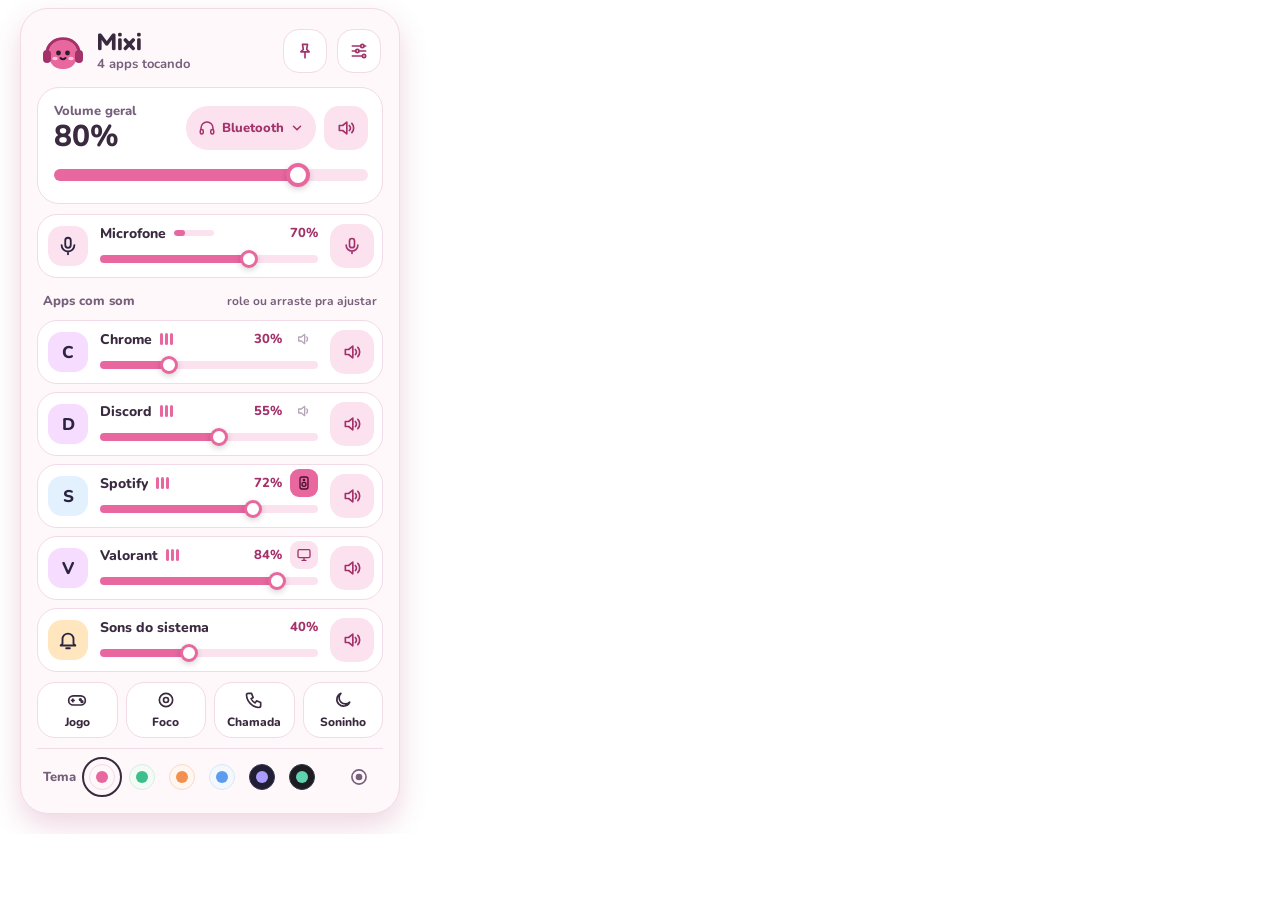
<file: ui/index.html>
<!doctype html>
<html lang="pt-BR" data-theme="algodao">
<head>
<meta charset="utf-8">
<title>Mixi</title>
<link rel="stylesheet" href="fonts/fonts.css">
<link rel="stylesheet" href="style.css">
</head>
<body>
<main id="panel" class="panel" aria-label="Mixi, volume dos apps">

  <header class="head">
    <svg class="mascot" viewBox="0 0 48 48" aria-hidden="true">
      <path class="m-band" d="M8 27 C8 7, 40 7, 40 27"></path>
      <rect class="m-body" x="10" y="13" width="28" height="29" rx="13"></rect>
      <rect class="m-cup" x="4" y="23" width="8" height="13" rx="4"></rect>
      <rect class="m-cup" x="36" y="23" width="8" height="13" rx="4"></rect>
      <g class="m-eyes"><circle cx="19.5" cy="26" r="2.4"></circle><circle cx="28.5" cy="26" r="2.4"></circle></g>
      <ellipse class="m-cheek" cx="16" cy="31.5" rx="2.8" ry="1.8"></ellipse>
      <ellipse class="m-cheek" cx="32" cy="31.5" rx="2.8" ry="1.8"></ellipse>
      <path class="m-smile" d="M21.5 31 q2.5 2.6 5 0"></path>
      <path class="m-mouth-muted" d="M21.5 32 h5"></path>
    </svg>
    <div class="title">
      <div class="brand">Mixi</div>
      <div id="liveLabel" class="sub">carregando…</div>
    </div>
    <button id="pinBtn" class="icon-btn" aria-label="Manter painel aberto" aria-pressed="false" title="Manter aberto">
      <svg viewBox="0 0 24 24" aria-hidden="true"><path d="M9 4h6l-1 6 3 3H7l3-3z"></path><path d="M12 13v7"></path></svg>
    </button>
    <button id="menuBtn" class="icon-btn" aria-label="Configurações" aria-haspopup="true" aria-expanded="false" title="Configurações">
      <svg viewBox="0 0 24 24" aria-hidden="true"><path d="M4 6h10M18 6h2M4 12h4M12 12h8M4 18h12"></path><circle cx="16" cy="6" r="2"></circle><circle cx="10" cy="12" r="2"></circle><circle cx="18" cy="18" r="2"></circle></svg>
    </button>

    <div id="menu" class="menu" role="menu" hidden>
      <label class="menu-item switch">
        <span>Iniciar com o Windows</span>
        <input id="autostart" type="checkbox" role="menuitemcheckbox">
        <span class="knob" aria-hidden="true"></span>
      </label>
      <button class="menu-item" role="menuitem" data-action="hotkeys">
        <span>Atalhos de teclado</span>
        <svg class="menu-chev" viewBox="0 0 24 24" aria-hidden="true"><path d="M9 6l6 6-6 6"></path></svg>
      </button>
      <button class="menu-item" role="menuitem" data-action="modes">
        <span>Modos</span>
        <svg class="menu-chev" viewBox="0 0 24 24" aria-hidden="true"><path d="M9 6l6 6-6 6"></path></svg>
      </button>
      <button class="menu-item" role="menuitem" data-action="auto">
        <span>Automático</span>
        <svg class="menu-chev" viewBox="0 0 24 24" aria-hidden="true"><path d="M9 6l6 6-6 6"></path></svg>
      </button>
      <label class="menu-item switch">
        <span>Avisar versão nova</span>
        <input id="checkUpdates" type="checkbox" role="menuitemcheckbox">
        <span class="knob" aria-hidden="true"></span>
      </label>
      <button class="menu-item" role="menuitem" data-action="mixer">Abrir mixer do Windows</button>
      <button class="menu-item" role="menuitem" data-action="sound">Configurações de som</button>
      <button class="menu-item danger" role="menuitem" data-action="quit">Sair do Mixi</button>
      <div id="versionLine" class="menu-title version-line"></div>
    </div>
  </header>

  <div id="updateBar" class="update-bar" role="status" hidden>
    <span class="update-text">Tem versão nova: <b id="updateVersion"></b></span>
    <button id="updateGet" class="pill">Baixar</button>
    <button id="updateLater" class="update-x" aria-label="Agora não (não avisar mais dessa versão)">
      <svg viewBox="0 0 24 24" aria-hidden="true"><path d="M6 6l12 12M18 6L6 18"></path></svg>
    </button>
  </div>

  <section class="card master" aria-label="Volume geral">
    <div class="master-top">
      <div class="master-text">
        <div class="label">Volume geral</div>
        <div id="masterLabel" class="big">–</div>
      </div>
      <button id="deviceBtn" class="pill" title="Trocar saída de áudio" aria-haspopup="true" aria-expanded="false">
        <span id="deviceIcon" class="pill-icon" aria-hidden="true"></span>
        <span id="deviceName">Saída</span>
        <svg class="chev" viewBox="0 0 24 24" aria-hidden="true"><path d="M6 9l6 6 6-6"></path></svg>
      </button>
      <button id="masterMute" class="icon-btn mute" aria-label="Silenciar tudo" aria-pressed="false"></button>
    </div>
    <input id="masterSlider" class="slider big-slider" type="range" min="0" max="100" value="0" aria-label="Volume geral">

    <div id="outMenu" class="menu out-menu" role="menu" aria-label="Saída de áudio" hidden>
      <div class="menu-title">Tocar som em</div>
      <div id="outList" class="out-list"></div>
      <button class="menu-item subtle" role="menuitem" data-action="sound">Configurações de som</button>
    </div>
  </section>

  <section id="micCard" class="row mic-row" aria-label="Microfone" hidden>
    <div class="tile mic-tile" aria-hidden="true">
      <svg viewBox="0 0 24 24"><rect x="9" y="3" width="6" height="11" rx="3"></rect><path d="M5 11a7 7 0 0 0 14 0M12 18v3"></path></svg>
    </div>
    <div class="mid">
      <div class="line">
        <span id="micName" class="name">Microfone</span>
        <span class="mic-level" aria-hidden="true"><i id="micLevel"></i></span>
        <span id="micPct" class="pct"></span>
      </div>
      <input id="micSlider" class="slider" type="range" min="0" max="100" aria-label="Volume do microfone">
    </div>
    <button id="micMute" class="icon-btn mute" aria-pressed="false" title="Ctrl+Alt+M"></button>
  </section>

  <div class="section-head">
    <span>Apps com som</span>
    <span class="hint">role ou arraste pra ajustar</span>
  </div>

  <section id="apps" class="apps" aria-label="Volume por app"></section>

  <div id="routeMenu" class="menu route-menu" role="menu" hidden>
    <div id="routeTitle" class="menu-title">Onde esse app toca</div>
    <div id="routeList" class="out-list"></div>
    <p class="route-hint">Se o som não trocar na hora, pause e dê play de novo. O Windows lembra a escolha pras próximas vezes.</p>
  </div>

  <div id="modes" class="modes" role="group" aria-label="Modos rápidos"></div>

  <section id="modesView" class="view auto-view" aria-label="Modos" hidden>
    <div class="hk-top">
      <button id="modesBack" class="icon-btn" aria-label="Voltar">
        <svg viewBox="0 0 24 24" aria-hidden="true"><path d="M15 6l-6 6 6 6"></path></svg>
      </button>
      <div class="hk-title">
        <div class="hk-heading">Modos</div>
        <div class="sub">os botões que ajustam tudo de uma vez</div>
      </div>
    </div>
    <div class="auto-list">
      <div id="modeForm" class="auto-card mode-form" hidden>
        <div class="auto-title" id="mfTitle">Novo modo</div>
        <input id="mfName" class="auto-input" maxlength="14" placeholder="Nome (ex.: Filme)" aria-label="Nome do modo">
        <div id="mfIcons" class="icon-pick" role="radiogroup" aria-label="Ícone do modo"></div>
        <label class="auto-check"><input id="mfMaster" type="checkbox"> <span id="mfMasterLabel">Volume geral</span></label>
        <div class="auto-desc">Apps que esse modo ajusta (os outros ficam como estão):</div>
        <div id="mfApps" class="mf-apps"></div>
        <label id="mfNowRow" class="auto-check"><input id="mfNow" type="checkbox"> <span>Usar os volumes de agora</span></label>
        <div class="hk-actions">
          <button id="mfSave" class="pill">Salvar modo</button>
          <button id="mfCancel" class="link-btn">Cancelar</button>
        </div>
      </div>
      <div id="modeList" class="mode-list"></div>
    </div>
    <button id="modeNew" class="pill mode-new">
      <svg viewBox="0 0 24 24" aria-hidden="true"><path d="M12 5v14M5 12h14"></path></svg>
      <span>Salvar os volumes de agora como modo</span>
    </button>
  </section>

  <section id="autoView" class="view auto-view" aria-label="Automático" hidden>
    <div class="hk-top">
      <button id="autoBack" class="icon-btn" aria-label="Voltar">
        <svg viewBox="0 0 24 24" aria-hidden="true"><path d="M15 6l-6 6 6 6"></path></svg>
      </button>
      <div class="hk-title">
        <div class="hk-heading">Automático</div>
        <div class="sub">o Mixi cuida sozinho, até fechado</div>
      </div>
    </div>
    <div class="auto-list">
      <div class="auto-card">
        <div class="auto-head">
          <div class="auto-text">
            <div class="auto-title">Abaixar a música quando alguém fala</div>
            <div class="auto-desc">Quando alguém fala no Discord, Teams, Zoom ou WhatsApp, a música desce e volta sozinha.</div>
          </div>
          <label class="switch switch-only"><input id="duckOn" type="checkbox" aria-label="Abaixar a música quando alguém fala"><span class="knob" aria-hidden="true"></span></label>
        </div>
        <div id="duckBody" class="auto-body">
          <label class="auto-row">
            <span>Abaixar para</span>
            <input id="duckLevel" class="slider" type="range" min="5" max="80" step="5" aria-label="Abaixar a música para quanto do volume">
            <b id="duckLevelLabel">30%</b>
          </label>
          <label class="auto-row">
            <span>O que abaixa</span>
            <select id="duckWhat" class="auto-select">
              <option value="music">Só música (Spotify, Deezer…)</option>
              <option value="music-browser">Música e navegador</option>
              <option value="all">Tudo, menos a chamada</option>
            </select>
          </label>
        </div>
      </div>

      <div class="auto-card">
        <div class="auto-head">
          <div class="auto-text">
            <div class="auto-title">Modo automático</div>
            <div class="auto-desc">Quando um app abre, o Mixi ativa um modo. Ex.: abriu o jogo, entra o modo Jogo.</div>
          </div>
          <label class="switch switch-only"><input id="autoOn" type="checkbox" aria-label="Modo automático"><span class="knob" aria-hidden="true"></span></label>
        </div>
        <div id="autoBody" class="auto-body">
          <div id="ruleList" class="rule-list"></div>
          <button id="ruleAdd" class="pill">
            <svg viewBox="0 0 24 24" aria-hidden="true"><path d="M12 5v14M5 12h14"></path></svg>
            <span>Nova regra</span>
          </button>
          <label class="auto-check"><input id="autoRestore" type="checkbox"> <span>Quando o app fechar, voltar os volumes de antes</span></label>
        </div>
      </div>

      <div class="auto-card">
        <div class="auto-text">
          <div class="auto-title">Apps que o Mixi não mexe</div>
          <div class="auto-desc">Apps que escutam o som (LEDs, visualizadores, filtros de microfone). Abaixar ou mutar eles faz pararem de reagir, então os modos e o automático deixam eles em paz.</div>
        </div>
        <div id="protList" class="chips"></div>
        <div class="chip-add">
          <input id="protInput" class="auto-input" list="appChoices" placeholder="app ou nome do .exe" aria-label="App pra proteger">
          <button id="protAdd" class="pill">Adicionar</button>
        </div>
      </div>
    </div>
    <datalist id="appChoices"></datalist>
  </section>

  <section id="hkView" class="view hk-view" aria-label="Atalhos de teclado" hidden>
    <div class="hk-top">
      <button id="hkBack" class="icon-btn" aria-label="Voltar">
        <svg viewBox="0 0 24 24" aria-hidden="true"><path d="M15 6l-6 6 6 6"></path></svg>
      </button>
      <div class="hk-title">
        <div class="hk-heading">Atalhos de teclado</div>
        <div class="sub">funcionam de qualquer lugar</div>
      </div>
      <label class="switch switch-only" title="Ligar ou desligar todos">
        <input id="hkEnabled" type="checkbox" aria-label="Atalhos ligados">
        <span class="knob" aria-hidden="true"></span>
      </label>
    </div>
    <div id="hkList" class="hk-list"></div>
    <div class="hk-actions">
      <button id="hkAdd" class="pill">
        <svg viewBox="0 0 24 24" aria-hidden="true"><path d="M12 5v14M5 12h14"></path></svg>
        <span>Novo atalho</span>
      </button>
      <button id="hkReset" class="link-btn">Restaurar padrão</button>
    </div>
    <p class="hk-hint">Clique nas teclas pra gravar outra combinação. Use Ctrl, Alt ou Win junto (ou uma tecla F sozinha). <b>Esc</b> cancela, <b>Backspace</b> apaga.</p>
  </section>

  <footer class="foot">
    <span class="label">Tema</span>
    <div id="themes" class="themes" role="group" aria-label="Tema"></div>
    <button id="themeAuto" class="theme-auto" aria-haspopup="true" aria-expanded="false"></button>
    <div id="themeMenu" class="menu theme-menu" role="menu" hidden></div>
  </footer>
</main>
<script src="app.js"></script>
</body>
</html>
</file>
<file: ui/fonts/fonts.css>
/* Nunito e Fredoka (SIL Open Font License 1.1), embutidas: o Mixi não precisa de internet pra fonte. */

/* Fredoka · latin-ext */
@font-face {
  font-family: 'Fredoka';
  font-style: normal;
  font-weight: 500 600;
  font-stretch: 100%;
  font-display: swap;
  src: url(fredoka-latin-ext.woff2) format('woff2');
  unicode-range: U+0100-02BA, U+02BD-02C5, U+02C7-02CC, U+02CE-02D7, U+02DD-02FF, U+0304, U+0308, U+0329, U+1D00-1DBF, U+1E00-1E9F, U+1EF2-1EFF, U+2020, U+20A0-20AB, U+20AD-20C4, U+2113, U+2C60-2C7F, U+A720-A7FF;
}

/* Fredoka · latin */
@font-face {
  font-family: 'Fredoka';
  font-style: normal;
  font-weight: 500 600;
  font-stretch: 100%;
  font-display: swap;
  src: url(fredoka-latin.woff2) format('woff2');
  unicode-range: U+0000-00FF, U+0131, U+0152-0153, U+02BB-02BC, U+02C6, U+02DA, U+02DC, U+0304, U+0308, U+0329, U+2000-206F, U+20AC, U+2122, U+2191, U+2193, U+2212, U+2215, U+FEFF, U+FFFD;
}

/* Nunito · latin-ext */
@font-face {
  font-family: 'Nunito';
  font-style: normal;
  font-weight: 500 800;
  font-display: swap;
  src: url(nunito-latin-ext.woff2) format('woff2');
  unicode-range: U+0100-02BA, U+02BD-02C5, U+02C7-02CC, U+02CE-02D7, U+02DD-02FF, U+0304, U+0308, U+0329, U+1D00-1DBF, U+1E00-1E9F, U+1EF2-1EFF, U+2020, U+20A0-20AB, U+20AD-20C4, U+2113, U+2C60-2C7F, U+A720-A7FF;
}

/* Nunito · latin */
@font-face {
  font-family: 'Nunito';
  font-style: normal;
  font-weight: 500 800;
  font-display: swap;
  src: url(nunito-latin.woff2) format('woff2');
  unicode-range: U+0000-00FF, U+0131, U+0152-0153, U+02BB-02BC, U+02C6, U+02DA, U+02DC, U+0304, U+0308, U+0329, U+2000-206F, U+20AC, U+2122, U+2191, U+2193, U+2212, U+2215, U+FEFF, U+FFFD;
}
</file>
<file: ui/style.css>
/* ---------- temas ---------- */
:root, [data-theme="algodao"] {
  --bg: #FFF8FB; --surface: #FFFFFF; --text: #3A2A3F; --sub: #76607C;
  --accent: #E8679F; --soft: #FBE2EE; --ink: #A3326B; --on-accent: #4A1030;
  --muted-fill: #DCC9D3; --border: #F2DAE6; --cheek: #FFC4DC;
  --shadow: 0 12px 28px rgba(176, 72, 120, 0.22);
}
[data-theme="menta"] {
  --bg: #F3FBF7; --surface: #FFFFFF; --text: #1F3A30; --sub: #52705F;
  --accent: #3DBE8B; --soft: #D8F3E6; --ink: #1B7451; --on-accent: #0F3D2A;
  --muted-fill: #C4D9CE; --border: #D9EDE2; --cheek: #FFA3B5;
  --shadow: 0 12px 28px rgba(40, 130, 95, 0.22);
}
[data-theme="noite"] {
  --bg: #211D33; --surface: #2C2744; --text: #F4F1FF; --sub: #B8B1D6;
  --accent: #A99BFF; --soft: #3E3762; --ink: #D3CBFF; --on-accent: #1B1730;
  --muted-fill: #5A5378; --border: #3A3457; --cheek: #FF9FC6;
  --shadow: 0 12px 28px rgba(10, 6, 30, 0.5);
}
[data-theme="pessego"] {
  --bg: #FFF6EF; --surface: #FFFFFF; --text: #40281C; --sub: #7A5645;
  --accent: #F4904F; --soft: #FDE4D3; --ink: #A3470F; --on-accent: #4A1F05;
  --muted-fill: #E3CDBE; --border: #F3DDCC; --cheek: #E8564A;
  --shadow: 0 12px 28px rgba(190, 100, 50, 0.22);
}

[data-theme="ceu"] {
  --bg: #F3F8FF; --surface: #FFFFFF; --text: #1E2F45; --sub: #52677F;
  --accent: #5B9CF0; --soft: #DDEBFD; --ink: #2462B5; --on-accent: #0E2747;
  --muted-fill: #C5D3E4; --border: #DCE7F5; --cheek: #FFB3C7;
  --shadow: 0 12px 28px rgba(60, 110, 180, 0.22);
}
[data-theme="grafite"] {
  --bg: #1B1D22; --surface: #25282F; --text: #EEF0F4; --sub: #A7ADB9;
  --accent: #5FD3B0; --soft: #313640; --ink: #8DE6CB; --on-accent: #0D2A22;
  --muted-fill: #4A505C; --border: #333842; --cheek: #FF9FC6;
  --shadow: 0 12px 28px rgba(0, 0, 0, 0.5);
}

/* O Mixi tem os próprios temas: nada de o navegador escurecer a página sozinho.
   (A media query prefers-color-scheme continua funcionando pro "seguir o Windows".) */
:root { color-scheme: only light; }

/* ---------- base ---------- */
* { box-sizing: border-box; }
html, body { margin: 0; background: transparent; overflow: hidden; }
body {
  padding: 8px 20px 20px;
  font-family: 'Nunito', 'Segoe UI Variable Text', 'Segoe UI', system-ui, sans-serif;
  color: var(--text);
  user-select: none;
  -webkit-font-smoothing: antialiased;
}
button { font: inherit; color: inherit; border: 0; background: none; padding: 0; margin: 0; cursor: pointer; }
button:focus-visible, input:focus-visible + .knob { outline: 3px solid var(--text); outline-offset: 2px; }
svg { display: block; }
/* O clique sempre cai no botão, nunca no desenho de dentro (que pode ser trocado). */
button svg, button span, button img { pointer-events: none; }
[hidden] { display: none !important; }

/* ---------- painel ---------- */
.panel {
  position: relative;
  width: 380px;
  padding: 16px;
  display: flex; flex-direction: column; gap: 10px;
  background: var(--bg);
  border: 1px solid var(--border);
  border-radius: 28px;
  box-shadow: var(--shadow);
  transition: background-color .25s ease, border-color .25s ease;
}
.panel.enter { animation: pop-in .22s cubic-bezier(.2, .9, .3, 1.2); }
@keyframes pop-in {
  from { opacity: 0; transform: translateY(14px) scale(.98); }
  to { opacity: 1; transform: none; }
}

/* cabeçalho */
.head { position: relative; display: flex; align-items: center; gap: 10px; padding: 2px; }
.mascot { width: 48px; height: 48px; flex-shrink: 0; }
.m-band { fill: none; stroke: var(--ink); stroke-width: 3.5; stroke-linecap: round; }
.m-body { fill: var(--accent); }
.m-cup { fill: var(--ink); }
.m-eyes { fill: #2B1D2F; transform-origin: 24px 26px; animation: blink 5s infinite; }
.m-cheek { fill: var(--cheek); }
.m-smile, .m-mouth-muted { fill: none; stroke: #2B1D2F; stroke-width: 2; stroke-linecap: round; }
.m-mouth-muted { display: none; }
.mic-muted .m-smile { display: none; }
/* som (volume geral) mudo: os fones do mascote ficam cinza */
.m-band, .m-cup { transition: stroke .2s ease, fill .2s ease; }
.sound-muted .m-band { stroke: var(--muted-fill); }
.sound-muted .m-cup { fill: var(--muted-fill); }
.mic-muted .m-mouth-muted { display: inline; }
@keyframes blink { 0%, 94%, 100% { transform: scaleY(1); } 96% { transform: scaleY(.1); } }
.title { display: flex; flex-direction: column; flex-grow: 1; min-width: 0; }
.brand { font-family: 'Fredoka', 'Nunito', sans-serif; font-weight: 600; font-size: 24px; line-height: 1.1; }
.sub { font-size: 13px; font-weight: 700; color: var(--sub); }

.icon-btn {
  width: 44px; height: 44px; flex-shrink: 0;
  display: flex; align-items: center; justify-content: center;
  border-radius: 16px;
  background: var(--surface); border: 1px solid var(--border); color: var(--ink);
  transition: transform .12s ease, background-color .15s ease;
}
.icon-btn:hover { transform: translateY(-1px); }
.icon-btn:active { transform: scale(.94); }
.icon-btn svg { width: 20px; height: 20px; fill: none; stroke: currentColor; stroke-width: 2; stroke-linecap: round; stroke-linejoin: round; }
.icon-btn[aria-pressed="true"], .icon-btn[aria-expanded="true"] { background: var(--accent); border-color: var(--accent); color: var(--on-accent); }

/* menu de configurações */
.menu {
  position: absolute; top: 52px; right: 0; z-index: 10;
  width: 240px; padding: 6px;
  display: flex; flex-direction: column; gap: 2px;
  background: var(--surface); border: 1px solid var(--border); border-radius: 18px;
  box-shadow: var(--shadow);
}
.menu-item {
  display: flex; align-items: center; justify-content: space-between; gap: 10px;
  min-height: 40px; padding: 0 12px; border-radius: 12px;
  font-size: 14px; font-weight: 700; text-align: left; cursor: pointer;
}
.menu-item:hover { background: var(--soft); }
.menu-item.danger { color: var(--ink); }
.switch input { position: absolute; opacity: 0; pointer-events: none; }
.knob { position: relative; width: 38px; height: 22px; flex-shrink: 0; border-radius: 999px; background: var(--muted-fill); transition: background-color .15s; }
.knob::after { content: ""; position: absolute; top: 3px; left: 3px; width: 16px; height: 16px; border-radius: 50%; background: #fff; transition: transform .15s; }
.switch input:checked + .knob { background: var(--accent); }
.switch input:checked + .knob::after { transform: translateX(16px); }

/* menu de configurações */
.menu { width: 260px; }
.menu-chev { width: 16px; height: 16px; fill: none; stroke: currentColor; stroke-width: 2.4; stroke-linecap: round; stroke-linejoin: round; }

/* editor de atalhos: ocupa o painel no lugar do conteúdo */
.panel.editing > :not(.head):not(.view.open) { display: none !important; }

/* tela Modos */
.mode-list { display: flex; flex-direction: column; gap: 8px; }
.mode-item { display: flex; align-items: center; gap: 10px; padding: 10px; background: var(--surface); border: 1px solid var(--border); border-radius: 18px; }
.mode-item.hidden-mode { opacity: .6; }
.mode-ic { width: 40px; height: 40px; flex-shrink: 0; display: flex; align-items: center; justify-content: center; border-radius: 14px; background: var(--soft); color: var(--ink); }
.mode-ic svg, .icon-pick svg { width: 20px; height: 20px; fill: none; stroke: currentColor; stroke-width: 2; stroke-linecap: round; stroke-linejoin: round; }
.mode-item .auto-text { gap: 2px; }
.tag { margin-left: 4px; padding: 1px 7px; border-radius: 999px; background: var(--soft); color: var(--ink); font-size: 10px; font-weight: 800; vertical-align: 1px; }
.mode-item .del, .mode-item .edit { width: 36px; height: 36px; border-radius: 12px; }
.mode-new { align-self: stretch; justify-content: center; }
.mode-new svg { width: 16px; height: 16px; fill: none; stroke: currentColor; stroke-width: 2.4; stroke-linecap: round; }
.mode-form { border-color: var(--accent); }
.icon-pick { display: grid; grid-template-columns: repeat(6, minmax(0, 1fr)); gap: 6px; }
.icon-pick button { height: 40px; border-radius: 12px; display: flex; align-items: center; justify-content: center; background: var(--bg); border: 1px solid var(--border); color: var(--ink); }
.icon-pick button[aria-checked="true"] { background: var(--accent); border-color: var(--accent); color: var(--on-accent); }
.mf-apps { display: flex; flex-direction: column; gap: 4px; max-height: 200px; overflow-y: auto; }
.mf-apps .auto-check { justify-content: flex-start; }
.mf-apps .val { margin-left: auto; color: var(--ink); font-weight: 800; }
.mf-apps .off { color: var(--sub); font-weight: 700; }

/* tela Automático */
.auto-view { display: flex; flex-direction: column; gap: 10px; }
.auto-list { display: flex; flex-direction: column; gap: 10px; max-height: 560px; overflow-y: auto; margin-right: -6px; padding-right: 6px; }
.auto-list::-webkit-scrollbar { width: 6px; }
.auto-list::-webkit-scrollbar-thumb { background: var(--border); border-radius: 3px; }
.auto-card { display: flex; flex-direction: column; gap: 10px; padding: 12px; background: var(--surface); border: 1px solid var(--border); border-radius: 18px; }
.auto-head { display: flex; align-items: flex-start; gap: 10px; }
.auto-text { flex-grow: 1; min-width: 0; display: flex; flex-direction: column; gap: 3px; }
.auto-title { font-size: 14px; font-weight: 800; }
.auto-desc { font-size: 12px; font-weight: 600; line-height: 1.4; color: var(--sub); }
.auto-body { display: flex; flex-direction: column; gap: 10px; }
.auto-body.off { opacity: .5; }
.auto-row { display: grid; grid-template-columns: 96px minmax(0, 1fr) auto; align-items: center; gap: 10px; font-size: 13px; font-weight: 700; color: var(--sub); }
.auto-row:has(select) { grid-template-columns: 96px minmax(0, 1fr); }
.auto-row b { min-width: 36px; text-align: right; color: var(--ink); font-size: 13px; }
.auto-select, .rule select, .auto-input {
  min-width: 0; height: 38px; padding: 0 30px 0 10px; border-radius: 12px;
  border: 1px solid var(--border); background-color: var(--bg); color: var(--text);
  font: inherit; font-size: 13px; font-weight: 700;
}
.auto-select, .rule select {
  appearance: none; cursor: pointer;
  background-image: url("data:image/svg+xml,%3Csvg xmlns='http://www.w3.org/2000/svg' viewBox='0 0 24 24' fill='none' stroke='%23998aa3' stroke-width='2.6' stroke-linecap='round' stroke-linejoin='round'%3E%3Cpath d='M6 9l6 6 6-6'/%3E%3C/svg%3E");
  background-repeat: no-repeat; background-position: right 10px center; background-size: 14px;
}
.auto-input { padding-right: 10px; }
.auto-input::placeholder { color: var(--sub); opacity: .8; }
.auto-select:focus-visible, .rule select:focus-visible, .auto-input:focus-visible { outline: 3px solid var(--text); outline-offset: 1px; }
.rule-list { display: flex; flex-direction: column; gap: 8px; }
.rule { display: grid; grid-template-columns: minmax(0, 1fr) 14px minmax(0, 1fr) 40px; align-items: center; gap: 6px; }
.rule .arrow { color: var(--sub); font-weight: 800; text-align: center; }
.rule .del { width: 40px; height: 40px; border-radius: 13px; }
.rule-empty { font-size: 12px; font-weight: 700; color: var(--sub); padding: 2px 4px; }
.auto-body .pill { align-self: flex-start; }
.auto-body .pill svg, .chip-add .pill svg { width: 16px; height: 16px; fill: none; stroke: currentColor; stroke-width: 2.4; stroke-linecap: round; }
.auto-check { display: flex; align-items: center; gap: 8px; font-size: 13px; font-weight: 700; cursor: pointer; }
.auto-check input { width: 18px; height: 18px; accent-color: var(--accent); }
.chips { display: flex; flex-wrap: wrap; gap: 6px; }
.chip { display: inline-flex; align-items: center; gap: 2px; height: 32px; padding: 0 4px 0 12px; border-radius: 999px; background: var(--soft); color: var(--ink); font-size: 12px; font-weight: 800; }
.chip button { width: 26px; height: 26px; border-radius: 50%; display: flex; align-items: center; justify-content: center; }
.chip button:hover { background: var(--bg); }
.chip svg { width: 12px; height: 12px; fill: none; stroke: currentColor; stroke-width: 2.6; stroke-linecap: round; }
.chip-add { display: grid; grid-template-columns: minmax(0, 1fr) auto; gap: 8px; }
.hk-view { display: flex; flex-direction: column; gap: 10px; }
.hk-top { display: flex; align-items: center; gap: 10px; }
.hk-title { flex-grow: 1; min-width: 0; }
.hk-heading { font-size: 18px; font-weight: 800; line-height: 1.2; }
.switch-only { position: relative; display: flex; padding: 10px 2px; cursor: pointer; }
.switch-only input { position: absolute; opacity: 0; }
.hk-list { display: flex; flex-direction: column; gap: 8px; max-height: 470px; overflow-y: auto; margin-right: -6px; padding-right: 6px; }
.hk-list::-webkit-scrollbar { width: 6px; }
.hk-list::-webkit-scrollbar-thumb { background: var(--border); border-radius: 3px; }
.hk-list.off { opacity: .55; }
.hk-card { display: flex; flex-direction: column; gap: 8px; padding: 10px; background: var(--surface); border: 1px solid var(--border); border-radius: 18px; animation: row-in .2s ease; }
.hk-card.bad { border-color: var(--accent); }
.hk-row1, .hk-row2 { display: flex; align-items: center; gap: 8px; }
.keys {
  flex-grow: 1; min-height: 40px; display: flex; flex-wrap: wrap; align-items: center; gap: 4px;
  padding: 4px 8px; border-radius: 12px; background: var(--soft); border: 2px dashed transparent; text-align: left;
}
.keys:hover { border-color: var(--accent); }
.keys.recording { border-color: var(--accent); background: var(--bg); }
.keys kbd {
  padding: 3px 8px; border-radius: 8px; background: var(--surface); border: 1px solid var(--border); border-bottom-width: 3px;
  font: inherit; font-size: 12px; font-weight: 800; color: var(--ink);
}
.keys .plus { font-size: 12px; font-weight: 800; color: var(--sub); }
.keys .ph { font-size: 13px; font-weight: 700; color: var(--sub); }
.hk-card .del { width: 40px; height: 40px; border-radius: 13px; }
.hk-card select {
  flex: 1; min-width: 0; height: 38px; padding: 0 30px 0 10px; border-radius: 12px;
  border: 1px solid var(--border); background-color: var(--bg); color: var(--text);
  font: inherit; font-size: 13px; font-weight: 700; appearance: none; cursor: pointer;
  background-image: url("data:image/svg+xml,%3Csvg xmlns='http://www.w3.org/2000/svg' viewBox='0 0 24 24' fill='none' stroke='%23998aa3' stroke-width='2.6' stroke-linecap='round' stroke-linejoin='round'%3E%3Cpath d='M6 9l6 6 6-6'/%3E%3C/svg%3E");
  background-repeat: no-repeat; background-position: right 10px center; background-size: 14px;
}
.hk-card select:focus-visible { outline: 3px solid var(--text); outline-offset: 1px; }
.hk-card option { background: var(--surface); color: var(--text); }
.hk-status { font-size: 12px; font-weight: 800; color: var(--ink); padding: 0 4px; }
.hk-actions { display: flex; align-items: center; gap: 10px; }
.hk-actions .pill svg { width: 16px; height: 16px; fill: none; stroke: currentColor; stroke-width: 2.4; stroke-linecap: round; }
.link-btn { margin-left: auto; padding: 10px 6px; font-size: 13px; font-weight: 800; color: var(--sub); text-decoration: underline; text-underline-offset: 3px; }
.hk-hint { margin: 0; padding: 0 4px; font-size: 12px; font-weight: 600; line-height: 1.45; color: var(--sub); }
.hk-hint b { color: var(--ink); }

/* microfone */
.mic-tile { background: var(--soft); color: var(--ink); }
.mic-level { width: 40px; height: 6px; flex-shrink: 0; border-radius: 3px; background: var(--soft); overflow: hidden; }
.mic-level i { display: block; height: 100%; width: 0; border-radius: 3px; background: var(--accent); transition: width .12s linear; }
.mic-row.is-muted { background: var(--soft); border-color: var(--accent); }
.mic-row.is-muted .mic-tile { background: var(--accent); color: var(--on-accent); }
.mic-row.is-muted .pct { color: var(--ink); }

/* saída por app: botãozinho na linha + menu */
.route {
  width: 28px; height: 28px; flex-shrink: 0; border-radius: 9px;
  display: flex; align-items: center; justify-content: center;
  color: var(--sub); opacity: .55; transition: opacity .15s, background-color .15s;
}
.route svg { width: 16px; height: 16px; fill: none; stroke: currentColor; stroke-width: 2; stroke-linecap: round; stroke-linejoin: round; }
.row:hover .route, .route:focus-visible { opacity: 1; }
.route:hover { background: var(--soft); }
.route.routed { opacity: 1; background: var(--accent); color: var(--on-accent); }
.route.self { opacity: 1; background: var(--soft); color: var(--ink); }
.route.off { opacity: 1; background: var(--soft); color: var(--sub); text-decoration: line-through; }
.route-menu { right: 12px; width: 300px; }
.route-hint { margin: 4px 0 0; padding: 8px 12px 4px; border-top: 1px solid var(--border); font-size: 12px; font-weight: 600; line-height: 1.4; color: var(--sub); }

/* menu de saídas de áudio */
.out-menu { top: 66px; right: 12px; width: 300px; }
.menu-title { padding: 6px 12px 4px; font-size: 12px; font-weight: 800; color: var(--sub); }
.out-list { display: flex; flex-direction: column; gap: 2px; }
.out-item { justify-content: flex-start; min-height: 48px; width: 100%; }
.out-item .out-icon { width: 32px; height: 32px; flex-shrink: 0; display: flex; align-items: center; justify-content: center; border-radius: 11px; background: var(--soft); color: var(--ink); }
.out-item .out-icon svg { width: 18px; height: 18px; fill: none; stroke: currentColor; stroke-width: 2; stroke-linecap: round; stroke-linejoin: round; }
.out-item .out-text { display: flex; flex-direction: column; min-width: 0; flex-grow: 1; line-height: 1.2; }
.out-item .out-name { white-space: nowrap; overflow: hidden; text-overflow: ellipsis; }
.out-item .out-detail { font-size: 12px; font-weight: 600; color: var(--sub); white-space: nowrap; overflow: hidden; text-overflow: ellipsis; }
.out-item .out-check { width: 20px; height: 20px; flex-shrink: 0; fill: none; stroke: var(--ink); stroke-width: 2.6; stroke-linecap: round; stroke-linejoin: round; visibility: hidden; }
.out-item[aria-checked="true"] { background: var(--soft); }
.out-item[aria-checked="true"] .out-icon { background: var(--accent); color: var(--on-accent); }
.out-item[aria-checked="true"] .out-check { visibility: visible; }
.out-item.busy { opacity: .6; pointer-events: none; }
.menu-item.subtle { margin-top: 4px; border-top: 1px solid var(--border); border-radius: 0 0 12px 12px; font-size: 13px; color: var(--ink); }
.pill[aria-expanded="true"] { background: var(--accent); color: var(--on-accent); }
.pill-icon { display: flex; }

/* faixa de versão nova */
.update-bar {
  display: flex; align-items: center; gap: 8px; padding: 6px 6px 6px 14px;
  border-radius: 18px; background: var(--soft); border: 1px solid var(--accent);
  font-size: 13px; font-weight: 700; animation: row-in .25s ease;
}
.update-text { flex-grow: 1; min-width: 0; }
.update-text b { color: var(--ink); }
.update-bar .pill { height: 36px; background: var(--accent); color: var(--on-accent); }
.update-x { width: 32px; height: 32px; border-radius: 10px; display: flex; align-items: center; justify-content: center; color: var(--sub); }
.update-x:hover { background: var(--bg); }
.update-x svg { width: 14px; height: 14px; fill: none; stroke: currentColor; stroke-width: 2.6; stroke-linecap: round; }
.version-line { padding-top: 8px; text-align: center; font-weight: 700; }

/* cartão do volume geral */
.card { background: var(--surface); border: 1px solid var(--border); border-radius: 22px; }
.master { position: relative; padding: 14px 14px 16px 16px; display: flex; flex-direction: column; gap: 10px; }
.master-top { display: flex; align-items: center; gap: 8px; }
.master-text { display: flex; flex-direction: column; flex-grow: 1; min-width: 0; }
.label { font-size: 13px; font-weight: 800; color: var(--sub); }
.big { font-size: 30px; font-weight: 800; line-height: 1.1; font-variant-numeric: tabular-nums; }
.pill {
  height: 44px; max-width: 150px; padding: 0 12px;
  display: flex; align-items: center; gap: 6px;
  border-radius: 999px; background: var(--soft); color: var(--ink);
  font-size: 13px; font-weight: 800;
}
.pill span { white-space: nowrap; overflow: hidden; text-overflow: ellipsis; }
.pill svg { width: 18px; height: 18px; flex-shrink: 0; fill: none; stroke: currentColor; stroke-width: 2; stroke-linecap: round; stroke-linejoin: round; }
.pill .chev { width: 14px; height: 14px; stroke-width: 2.6; }

/* sliders */
.slider {
  --v: 50%; --fill: var(--accent);
  -webkit-appearance: none; appearance: none;
  width: 100%; height: 20px; margin: 0; background: transparent; cursor: pointer;
}
.slider::-webkit-slider-runnable-track {
  height: 8px; border-radius: 999px;
  background: linear-gradient(to right, var(--fill) 0 var(--v), var(--soft) var(--v) 100%);
}
.slider::-webkit-slider-thumb {
  -webkit-appearance: none; appearance: none;
  width: 18px; height: 18px; margin-top: -5px; border-radius: 50%;
  background: #fff; border: 3px solid var(--fill);
  box-shadow: 0 2px 6px rgba(0, 0, 0, .18);
  transition: transform .12s ease;
}
.slider:hover::-webkit-slider-thumb, .slider:active::-webkit-slider-thumb { transform: scale(1.15); }
.slider:focus-visible { outline: none; }
.slider:focus-visible::-webkit-slider-thumb { outline: 3px solid var(--text); outline-offset: 2px; }
.big-slider { height: 24px; }
.big-slider::-webkit-slider-runnable-track { height: 12px; }
.big-slider::-webkit-slider-thumb { width: 24px; height: 24px; margin-top: -6px; border-width: 4px; }
.is-muted .slider, .slider.is-muted { --fill: var(--muted-fill); }

/* lista de apps */
.section-head { display: flex; align-items: center; justify-content: space-between; padding: 4px 6px 0; font-size: 13px; font-weight: 800; color: var(--sub); }
.section-head .hint { font-size: 12px; font-weight: 700; }
.apps {
  display: flex; flex-direction: column; gap: 8px;
  max-height: 382px; overflow-y: auto; margin-right: -6px; padding-right: 6px;
}
.apps::-webkit-scrollbar { width: 6px; }
.apps::-webkit-scrollbar-thumb { background: var(--border); border-radius: 3px; }
.row {
  display: flex; align-items: center; gap: 12px;
  padding: 8px 8px 8px 10px;
  background: var(--surface); border: 1px solid var(--border); border-radius: 20px;
  animation: row-in .2s ease;
}
@keyframes row-in { from { opacity: 0; transform: translateY(4px); } to { opacity: 1; transform: none; } }
.tile {
  width: 40px; height: 40px; flex-shrink: 0;
  display: flex; align-items: center; justify-content: center;
  border-radius: 14px; color: #2B2440; font-weight: 800; font-size: 17px;
}
.tile img { width: 26px; height: 26px; }
.tile svg { width: 22px; height: 22px; fill: none; stroke: currentColor; stroke-width: 2; stroke-linecap: round; stroke-linejoin: round; }
.mid { display: flex; flex-direction: column; gap: 6px; flex-grow: 1; min-width: 0; }
.line { display: flex; align-items: center; gap: 8px; height: 20px; }
.name { font-size: 14px; font-weight: 800; white-space: nowrap; overflow: hidden; text-overflow: ellipsis; }
.pct { margin-left: auto; font-size: 13px; font-weight: 800; color: var(--ink); font-variant-numeric: tabular-nums; }
.is-muted .name, .is-muted .pct { color: var(--sub); }
.mute { width: 44px; height: 44px; border-radius: 15px; background: var(--soft); border-color: transparent; }
.mute[aria-pressed="true"] { background: var(--accent); color: var(--on-accent); }
.empty { padding: 22px 12px; text-align: center; font-size: 14px; font-weight: 700; color: var(--sub); background: var(--surface); border: 1px dashed var(--border); border-radius: 20px; }

/* barrinhas de "tocando" */
.eq { display: none; align-items: flex-end; gap: 2px; height: 12px; }
.playing .eq { display: flex; }
.eq i { display: block; width: 3px; height: 12px; border-radius: 2px; background: var(--accent); transform-origin: 50% 100%; animation: bounce 900ms ease-in-out infinite; }
.eq i:nth-child(2) { animation-delay: -300ms; animation-duration: 700ms; }
.eq i:nth-child(3) { animation-delay: -600ms; animation-duration: 1100ms; }
@keyframes bounce { 0%, 100% { transform: scaleY(.35); } 50% { transform: scaleY(1); } }

/* modos */
.modes { display: grid; grid-template-columns: repeat(4, minmax(0, 1fr)); gap: 8px; }
.mode {
  height: 56px; display: flex; flex-direction: column; align-items: center; justify-content: center; gap: 4px;
  border-radius: 18px; background: var(--surface); border: 1px solid var(--border);
  font-size: 12px; font-weight: 800; transition: transform .12s ease, background-color .15s;
}
.mode:hover { transform: translateY(-1px); }
.mode:active { transform: scale(.96); }
.mode svg { width: 20px; height: 20px; fill: none; stroke: currentColor; stroke-width: 2; stroke-linecap: round; stroke-linejoin: round; }
.mode[aria-pressed="true"] { background: var(--accent); border-color: var(--accent); color: var(--on-accent); }

/* rodapé de temas */
.foot { display: flex; align-items: center; gap: 2px; padding: 8px 4px 0 6px; border-top: 1px solid var(--border); }
.foot .label { margin-right: 4px; }
.themes { display: flex; gap: 2px; }
.swatch { width: 44px; height: 44px; border-radius: 50%; display: flex; align-items: center; justify-content: center; border: 2px solid transparent; }
.swatch[aria-pressed="true"] { border-color: var(--text); }
.swatch span { width: 28px; height: 28px; border-radius: 50%; display: flex; align-items: center; justify-content: center; }
.swatch span::after { content: ""; width: 14px; height: 14px; border-radius: 50%; background: var(--sw-accent); }
.foot { position: relative; }
.themes { gap: 0; }
.swatch { width: 40px; height: 40px; }
.swatch span { width: 26px; height: 26px; }
.swatch span::after { width: 12px; height: 12px; }
.theme-auto {
  margin-left: auto; width: 40px; height: 40px; border-radius: 13px; flex-shrink: 0;
  display: flex; align-items: center; justify-content: center; color: var(--sub);
}
.theme-auto:hover { background: var(--soft); }
.theme-auto.on, .theme-auto[aria-expanded="true"] { background: var(--accent); color: var(--on-accent); }
.theme-auto svg, .theme-menu .out-icon svg { width: 20px; height: 20px; fill: none; stroke: currentColor; stroke-width: 2; stroke-linecap: round; stroke-linejoin: round; }
.theme-menu { top: auto; bottom: 52px; right: 0; width: 300px; }
.theme-menu .out-detail { white-space: normal; }

/* Painel fechado: nada anima (a WebView continua desenhando mesmo com a janela escondida). */
.asleep *, .asleep *::before, .asleep *::after { animation-play-state: paused !important; }
.asleep .eq { display: none !important; }
.asleep .mic-level i { transition: none; }

@media (prefers-reduced-motion: reduce) {
  *, *::before, *::after { animation: none !important; transition: none !important; }
}
</file>
